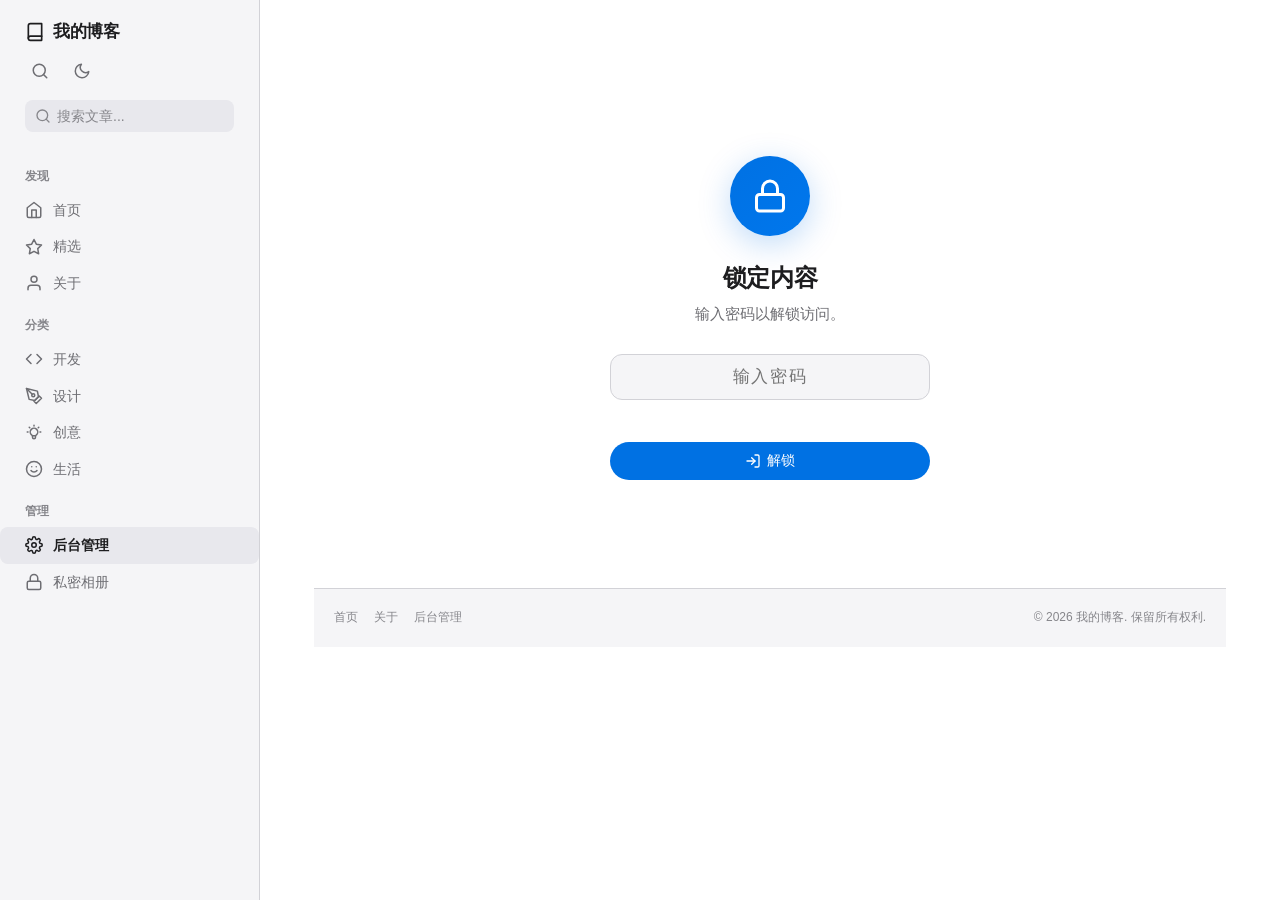
<file: admin.html>
<!DOCTYPE html>
<html dir="ltr" lang="zh-CN">
<head>
    <meta charset="utf-8">
    <meta http-equiv="X-UA-Compatible" content="IE=edge">
    <meta name="viewport" content="width=device-width,initial-scale=1">
    <meta name="description" content="博客后台管理">
    <meta name="referrer" content="strict-origin">

    <meta property="og:title" content="后台管理 — 我的博客">
    <meta property="og:description" content="博客后台管理">
    <meta property="og:type" content="website">

    <title>后台管理 — 我的博客</title>

    <link rel="icon" type="image/svg+xml" sizes="any" href="assets/icons/favicon.svg">
    <link rel="stylesheet" href="assets/style.css">
    <style>
        .admin-page {
            max-width: 960px;
            margin: 0 auto;
            padding: 32px 20px 60px;
            width: 100%;
        }

        @media (min-width: 740px) {
            .admin-page {
                padding: 48px 24px 80px;
            }
        }

        .admin-title {
            font-size: 32px;
            font-weight: 700;
            letter-spacing: -0.015em;
            line-height: 1.15;
            color: var(--color-text-primary);
            margin-bottom: 8px;
        }

        @media (min-width: 740px) {
            .admin-title {
                font-size: 40px;
            }
        }

        .admin-subtitle {
            font-size: 17px;
            color: var(--color-text-secondary);
            margin-bottom: 40px;
        }

        .admin-section {
            background-color: var(--color-card-bg);
            border-radius: var(--radius-lg);
            box-shadow: var(--shadow-card);
            padding: 24px;
            margin-bottom: 24px;
        }

        .admin-section-title {
            font-size: 20px;
            font-weight: 700;
            letter-spacing: -0.015em;
            color: var(--color-text-primary);
            margin-bottom: 20px;
            display: flex;
            align-items: center;
            gap: 8px;
        }

        .admin-section-title svg {
            width: 20px;
            height: 20px;
            color: var(--color-accent);
        }

        .admin-field {
            margin-bottom: 16px;
        }

        .admin-field:last-child {
            margin-bottom: 0;
        }

        .admin-label {
            display: block;
            font-size: 13px;
            font-weight: 600;
            color: var(--color-text-secondary);
            margin-bottom: 6px;
            text-transform: uppercase;
            letter-spacing: 0.02em;
        }

        .admin-input,
        .admin-textarea,
        .admin-select {
            width: 100%;
            padding: 10px 14px;
            border: 1px solid var(--color-border);
            border-radius: var(--radius-sm);
            background-color: var(--color-bg-secondary);
            color: var(--color-text-primary);
            font-family: var(--font-sans);
            font-size: 15px;
            outline: none;
            transition: border-color var(--transition-fast), box-shadow var(--transition-fast);
        }

        .admin-input:focus,
        .admin-textarea:focus,
        .admin-select:focus {
            border-color: var(--color-accent);
            box-shadow: 0 0 0 3px rgba(0, 113, 227, 0.15);
        }

        .admin-input::placeholder,
        .admin-textarea::placeholder {
            color: var(--color-text-tertiary);
        }

        .admin-textarea {
            resize: vertical;
            min-height: 80px;
        }

        .admin-select {
            appearance: none;
            background-image: url("data:image/svg+xml,%3Csvg xmlns='http://www.w3.org/2000/svg' width='12' height='12' viewBox='0 0 24 24' fill='none' stroke='%236e6e73' stroke-width='2' stroke-linecap='round' stroke-linejoin='round'%3E%3Cpolyline points='6 9 12 15 18 9'%3E%3C/polyline%3E%3C/svg%3E");
            background-repeat: no-repeat;
            background-position: right 12px center;
            padding-right: 36px;
            cursor: pointer;
        }

        .admin-row {
            display: grid;
            grid-template-columns: 1fr;
            gap: 16px;
        }

        @media (min-width: 740px) {
            .admin-row {
                grid-template-columns: 1fr 1fr;
            }
        }

        .admin-checkbox-row {
            display: flex;
            align-items: center;
            gap: 10px;
            padding: 8px 0;
        }

        .admin-checkbox {
            width: 18px;
            height: 18px;
            accent-color: var(--color-accent);
            cursor: pointer;
        }

        .admin-checkbox-label {
            font-size: 15px;
            color: var(--color-text-primary);
            cursor: pointer;
        }

        .admin-btn {
            display: inline-flex;
            align-items: center;
            justify-content: center;
            gap: 6px;
            padding: 10px 20px;
            border: none;
            border-radius: 100px;
            font-family: var(--font-sans);
            font-size: 14px;
            font-weight: 500;
            cursor: pointer;
            transition: background-color var(--transition-fast), transform var(--transition-fast);
            text-decoration: none;
        }

        .admin-btn:active {
            transform: scale(0.97);
        }

        .admin-btn svg {
            width: 16px;
            height: 16px;
        }

        .admin-btn-primary {
            background-color: var(--color-accent);
            color: #ffffff;
        }

        .admin-btn-primary:hover {
            background-color: var(--color-accent-hover);
            color: #ffffff;
        }

        .admin-btn-secondary {
            background-color: var(--color-tag-bg);
            color: var(--color-text-primary);
        }

        .admin-btn-secondary:hover {
            background-color: var(--color-border);
            color: var(--color-text-primary);
        }

        .admin-btn-danger {
            background-color: #ff3b30;
            color: #ffffff;
        }

        .admin-btn-danger:hover {
            background-color: #ff5147;
            color: #ffffff;
        }

        .admin-btn-sm {
            padding: 6px 14px;
            font-size: 13px;
        }

        .admin-btn-icon {
            padding: 6px;
            border-radius: var(--radius-sm);
            background: none;
            border: none;
            color: var(--color-text-secondary);
            cursor: pointer;
            display: inline-flex;
            align-items: center;
            justify-content: center;
            transition: color var(--transition-fast), background-color var(--transition-fast);
        }

        .admin-btn-icon:hover {
            color: var(--color-text-primary);
            background-color: var(--color-sidebar-hover);
        }

        .admin-btn-icon svg {
            width: 16px;
            height: 16px;
        }

        .admin-categories-list {
            display: flex;
            flex-wrap: wrap;
            gap: 8px;
            margin-bottom: 16px;
        }

        .admin-category-tag {
            display: inline-flex;
            align-items: center;
            gap: 6px;
            padding: 6px 12px;
            border-radius: 100px;
            background-color: var(--color-tag-bg);
            color: var(--color-tag-text);
            font-size: 14px;
            font-weight: 500;
        }

        .admin-category-remove {
            background: none;
            border: none;
            color: var(--color-text-tertiary);
            cursor: pointer;
            padding: 0;
            display: flex;
            align-items: center;
            transition: color var(--transition-fast);
        }

        .admin-category-remove:hover {
            color: #ff3b30;
        }

        .admin-category-remove svg {
            width: 14px;
            height: 14px;
        }

        .admin-add-row {
            display: flex;
            gap: 8px;
        }

        .admin-add-row .admin-input {
            flex: 1;
        }

        .admin-articles-table {
            width: 100%;
            border-collapse: collapse;
        }

        .admin-articles-table th {
            text-align: left;
            font-size: 12px;
            font-weight: 600;
            color: var(--color-text-tertiary);
            text-transform: uppercase;
            letter-spacing: 0.04em;
            padding: 8px 12px;
            border-bottom: 1px solid var(--color-border);
        }

        .admin-articles-table td {
            padding: 12px;
            font-size: 14px;
            color: var(--color-text-primary);
            border-bottom: 0.5px solid var(--color-border);
            vertical-align: middle;
        }

        .admin-articles-table tr:last-child td {
            border-bottom: none;
        }

        .admin-article-title-cell {
            font-weight: 500;
            max-width: 280px;
            white-space: nowrap;
            overflow: hidden;
            text-overflow: ellipsis;
        }

        .admin-article-category-cell {
            font-size: 12px;
            font-weight: 600;
            color: var(--color-accent);
            text-transform: uppercase;
            letter-spacing: 0.02em;
        }

        .admin-article-actions-cell {
            display: flex;
            gap: 4px;
            justify-content: flex-end;
        }

        .admin-featured-badge {
            display: inline-block;
            width: 8px;
            height: 8px;
            border-radius: 50%;
            background-color: #ff9500;
            margin-right: 4px;
            vertical-align: middle;
        }

        .admin-editor-overlay {
            position: fixed;
            inset: 0;
            background-color: var(--color-overlay);
            z-index: 300;
            display: none;
            align-items: flex-start;
            justify-content: center;
            padding: 24px 16px;
            overflow-y: auto;
        }

        .admin-editor-overlay.active {
            display: flex;
        }

        .admin-editor-panel {
            width: 100%;
            max-width: 1200px;
            background-color: var(--color-card-bg);
            border-radius: var(--radius-lg);
            box-shadow: var(--shadow-card-hover);
            overflow: hidden;
        }

        .admin-editor-header {
            display: flex;
            align-items: center;
            justify-content: space-between;
            padding: 16px 24px;
            border-bottom: 0.5px solid var(--color-border);
        }

        .admin-editor-header-title {
            font-size: 17px;
            font-weight: 600;
            color: var(--color-text-primary);
        }

        .admin-editor-header-actions {
            display: flex;
            gap: 8px;
        }

        .admin-editor-body {
            padding: 24px;
        }

        .admin-editor-meta {
            margin-bottom: 24px;
        }

        .admin-markdown-row {
            display: grid;
            grid-template-columns: 1fr;
            gap: 16px;
            min-height: 400px;
        }

        @media (min-width: 740px) {
            .admin-markdown-row {
                grid-template-columns: 1fr 1fr;
            }
        }

        .admin-markdown-editor,
        .admin-markdown-preview {
            display: flex;
            flex-direction: column;
        }

        .admin-markdown-editor-label,
        .admin-markdown-preview-label {
            font-size: 12px;
            font-weight: 600;
            color: var(--color-text-tertiary);
            text-transform: uppercase;
            letter-spacing: 0.04em;
            margin-bottom: 8px;
        }

        .admin-markdown-textarea {
            flex: 1;
            min-height: 380px;
            padding: 16px;
            border: 1px solid var(--color-border);
            border-radius: var(--radius-md);
            background-color: var(--color-bg-secondary);
            color: var(--color-text-primary);
            font-family: var(--font-mono);
            font-size: 14px;
            line-height: 1.6;
            resize: vertical;
            outline: none;
            transition: border-color var(--transition-fast), box-shadow var(--transition-fast);
        }

        .admin-markdown-textarea:focus {
            border-color: var(--color-accent);
            box-shadow: 0 0 0 3px rgba(0, 113, 227, 0.15);
        }

        .admin-markdown-preview-content {
            flex: 1;
            min-height: 380px;
            padding: 16px;
            border: 1px solid var(--color-border);
            border-radius: var(--radius-md);
            background-color: var(--color-bg-secondary);
            overflow-y: auto;
        }

        .admin-markdown-preview-content .article-content {
            font-size: 15px;
            line-height: 1.65;
        }

        .admin-confirm-overlay {
            position: fixed;
            inset: 0;
            background-color: var(--color-overlay);
            z-index: 400;
            display: none;
            align-items: center;
            justify-content: center;
            padding: 24px;
        }

        .admin-confirm-overlay.active {
            display: flex;
        }

        .admin-confirm-dialog {
            width: 100%;
            max-width: 360px;
            background-color: var(--color-card-bg);
            border-radius: var(--radius-lg);
            box-shadow: var(--shadow-card-hover);
            padding: 24px;
            text-align: center;
        }

        .admin-confirm-title {
            font-size: 17px;
            font-weight: 600;
            color: var(--color-text-primary);
            margin-bottom: 8px;
        }

        .admin-confirm-message {
            font-size: 14px;
            color: var(--color-text-secondary);
            margin-bottom: 20px;
            line-height: 1.5;
        }

        .admin-confirm-actions {
            display: flex;
            gap: 8px;
            justify-content: center;
        }

        .admin-toast {
            position: fixed;
            bottom: 32px;
            left: 50%;
            transform: translateX(-50%) translateY(80px);
            background-color: var(--color-text-primary);
            color: var(--color-bg);
            padding: 12px 24px;
            border-radius: 100px;
            font-size: 14px;
            font-weight: 500;
            z-index: 500;
            opacity: 0;
            transition: transform 0.3s ease, opacity 0.3s ease;
            pointer-events: none;
        }

        .admin-toast.visible {
            transform: translateX(-50%) translateY(0);
            opacity: 1;
        }

        .admin-articles-scroll {
            overflow-x: auto;
            -webkit-overflow-scrolling: touch;
        }

        .admin-empty-state {
            text-align: center;
            padding: 32px;
            color: var(--color-text-tertiary);
            font-size: 15px;
        }

        .admin-section-actions {
            display: flex;
            gap: 8px;
            margin-top: 16px;
            flex-wrap: wrap;
        }

        .admin-lock-screen {
            display: flex;
            flex-direction: column;
            align-items: center;
            justify-content: center;
            min-height: 60vh;
            text-align: center;
            padding: 40px 20px;
        }

        .admin-lock-icon {
            width: 80px;
            height: 80px;
            border-radius: 50%;
            background: linear-gradient(135deg, var(--color-accent), var(--color-accent-hover));
            display: flex;
            align-items: center;
            justify-content: center;
            margin-bottom: 24px;
            box-shadow: 0 8px 32px rgba(0, 113, 227, 0.25);
        }

        .admin-lock-icon svg {
            width: 36px;
            height: 36px;
            color: #ffffff;
        }

        .admin-lock-title {
            font-size: 24px;
            font-weight: 700;
            letter-spacing: -0.015em;
            color: var(--color-text-primary);
            margin-bottom: 8px;
        }

        .admin-lock-desc {
            font-size: 15px;
            color: var(--color-text-secondary);
            margin-bottom: 28px;
            max-width: 320px;
            line-height: 1.5;
        }

        .admin-lock-input {
            width: 100%;
            max-width: 320px;
            padding: 12px 16px;
            border: 1px solid var(--color-border);
            border-radius: var(--radius-md);
            background-color: var(--color-bg-secondary);
            color: var(--color-text-primary);
            font-family: var(--font-sans);
            font-size: 17px;
            outline: none;
            text-align: center;
            letter-spacing: 0.1em;
            transition: border-color var(--transition-fast), box-shadow var(--transition-fast);
            margin-bottom: 12px;
        }

        .admin-lock-input:focus {
            border-color: var(--color-accent);
            box-shadow: 0 0 0 3px rgba(0, 113, 227, 0.15);
        }

        .admin-lock-input.error {
            border-color: #ff3b30;
            box-shadow: 0 0 0 3px rgba(255, 59, 48, 0.15);
            animation: adminShake 0.4s ease;
        }

        @keyframes adminShake {
            0%, 100% { transform: translateX(0); }
            20% { transform: translateX(-8px); }
            40% { transform: translateX(8px); }
            60% { transform: translateX(-6px); }
            80% { transform: translateX(6px); }
        }

        .admin-lock-error {
            font-size: 13px;
            color: #ff3b30;
            min-height: 18px;
            margin-bottom: 12px;
        }

        .admin-content {
            display: none;
        }

        .admin-content.active {
            display: block;
        }
    </style>
</head>
<body>
    <div class="app-container">
        <div class="navigation-container">
            <div class="navigation-wrapper">
                <div class="nav-header">
                    <a href="index.html" class="nav-logo">
                        <svg viewBox="0 0 24 24" fill="none" stroke="currentColor" stroke-width="2" stroke-linecap="round" stroke-linejoin="round"><path d="M4 19.5A2.5 2.5 0 0 1 6.5 17H20"/><path d="M6.5 2H20v20H6.5A2.5 2.5 0 0 1 4 19.5v-15A2.5 2.5 0 0 1 6.5 2z"/></svg>
                        我的博客
                    </a>
                    <div class="nav-actions">
                        <button class="nav-search-btn" aria-label="Search">
                            <svg viewBox="0 0 24 24" fill="none" stroke="currentColor" stroke-width="2" stroke-linecap="round" stroke-linejoin="round"><circle cx="11" cy="11" r="8"/><line x1="21" y1="21" x2="16.65" y2="16.65"/></svg>
                        </button>
                        <button class="nav-theme-btn" aria-label="Toggle theme">
                            <svg viewBox="0 0 24 24" fill="none" stroke="currentColor" stroke-width="2" stroke-linecap="round" stroke-linejoin="round"><path d="M21 12.79A9 9 0 1 1 11.21 3 7 7 0 0 0 21 12.79z"/></svg>
                        </button>
                        <button class="nav-menu-btn" aria-label="Menu">
                            <svg viewBox="0 0 24 24" fill="none" stroke="currentColor" stroke-width="2" stroke-linecap="round" stroke-linejoin="round"><line x1="3" y1="12" x2="21" y2="12"/><line x1="3" y1="6" x2="21" y2="6"/><line x1="3" y1="18" x2="21" y2="18"/></svg>
                        </button>
                    </div>
                </div>

                <div class="search-container">
                    <div class="search-input-wrapper">
                        <svg viewBox="0 0 24 24" fill="none" stroke="currentColor" stroke-width="2" stroke-linecap="round" stroke-linejoin="round"><circle cx="11" cy="11" r="8"/><line x1="21" y1="21" x2="16.65" y2="16.65"/></svg>
                        <input type="text" class="search-input" placeholder="搜索文章..." aria-label="搜索文章">
                    </div>
                </div>

                <nav class="nav-links" aria-label="Main navigation">
                    <div class="nav-section-title">发现</div>
                    <a href="index.html" class="nav-link" data-nav="home">
                        <svg viewBox="0 0 24 24" fill="none" stroke="currentColor" stroke-width="2" stroke-linecap="round" stroke-linejoin="round"><path d="M3 9l9-7 9 7v11a2 2 0 0 1-2 2H5a2 2 0 0 1-2-2z"/><polyline points="9 22 9 12 15 12 15 22"/></svg>
                        首页
                    </a>
                    <a href="index.html?featured=true" class="nav-link" data-nav="featured">
                        <svg viewBox="0 0 24 24" fill="none" stroke="currentColor" stroke-width="2" stroke-linecap="round" stroke-linejoin="round"><polygon points="12 2 15.09 8.26 22 9.27 17 14.14 18.18 21.02 12 17.77 5.82 21.02 7 14.14 2 9.27 8.91 8.26 12 2"/></svg>
                        精选
                    </a>
                    <a href="about.html" class="nav-link" data-nav="about">
                        <svg viewBox="0 0 24 24" fill="none" stroke="currentColor" stroke-width="2" stroke-linecap="round" stroke-linejoin="round"><path d="M20 21v-2a4 4 0 0 0-4-4H8a4 4 0 0 0-4 4v2"/><circle cx="12" cy="7" r="4"/></svg>
                        关于
                    </a>

                    <div class="nav-section-title">分类</div>
                    <a href="index.html?tag=开发" class="nav-link" data-nav="cat-开发">
                        <svg viewBox="0 0 24 24" fill="none" stroke="currentColor" stroke-width="2" stroke-linecap="round" stroke-linejoin="round"><polyline points="16 18 22 12 16 6"/><polyline points="8 6 2 12 8 18"/></svg>
                        开发
                    </a>
                    <a href="index.html?tag=设计" class="nav-link" data-nav="cat-设计">
                        <svg viewBox="0 0 24 24" fill="none" stroke="currentColor" stroke-width="2" stroke-linecap="round" stroke-linejoin="round"><path d="M12 19l7-7 3 3-7 7-3-3z"/><path d="M18 13l-1.5-7.5L2 2l3.5 14.5L13 18l5-5z"/><path d="M2 2l7.586 7.586"/><circle cx="11" cy="11" r="2"/></svg>
                        设计
                    </a>
                    <a href="index.html?tag=创意" class="nav-link" data-nav="cat-创意">
                        <svg viewBox="0 0 24 24" fill="none" stroke="currentColor" stroke-width="2" stroke-linecap="round" stroke-linejoin="round"><path d="M9.663 17h4.673M12 3v1m6.364 1.636l-.707.707M21 12h-1M4 12H3m3.343-5.657l-.707-.707m2.828 9.9a5 5 0 117.072 0l-.548.547A3.374 3.374 0 0014 18.469V19a2 2 0 11-4 0v-.531c0-.895-.356-1.754-.988-2.386l-.548-.547z"/></svg>
                        创意
                    </a>
                    <a href="index.html?tag=生活" class="nav-link" data-nav="cat-生活">
                        <svg viewBox="0 0 24 24" fill="none" stroke="currentColor" stroke-width="2" stroke-linecap="round" stroke-linejoin="round"><circle cx="12" cy="12" r="10"/><path d="M8 14s1.5 2 4 2 4-2 4-2"/><line x1="9" y1="9" x2="9.01" y2="9"/><line x1="15" y1="9" x2="15.01" y2="9"/></svg>
                        生活
                    </a>

                    <div class="nav-section-title">管理</div>
                    <a href="admin.html" class="nav-link" data-nav="admin">
                        <svg viewBox="0 0 24 24" fill="none" stroke="currentColor" stroke-width="2" stroke-linecap="round" stroke-linejoin="round"><circle cx="12" cy="12" r="3"/><path d="M19.4 15a1.65 1.65 0 0 0 .33 1.82l.06.06a2 2 0 0 1-2.83 2.83l-.06-.06a1.65 1.65 0 0 0-1.82-.33 1.65 1.65 0 0 0-1 1.51V21a2 2 0 0 1-4 0v-.09A1.65 1.65 0 0 0 9 19.4a1.65 1.65 0 0 0-1.82.33l-.06.06a2 2 0 0 1-2.83-2.83l.06-.06A1.65 1.65 0 0 0 4.68 15a1.65 1.65 0 0 0-1.51-1H3a2 2 0 0 1 0-4h.09A1.65 1.65 0 0 0 4.6 9a1.65 1.65 0 0 0-.33-1.82l-.06-.06a2 2 0 0 1 2.83-2.83l.06.06A1.65 1.65 0 0 0 9 4.68a1.65 1.65 0 0 0 1-1.51V3a2 2 0 0 1 4 0v.09a1.65 1.65 0 0 0 1 1.51 1.65 1.65 0 0 0 1.82-.33l.06-.06a2 2 0 0 1 2.83 2.83l-.06.06A1.65 1.65 0 0 0 19.4 9a1.65 1.65 0 0 0 1.51 1H21a2 2 0 0 1 0 4h-.09a1.65 1.65 0 0 0-1.51 1z"/></svg>
                        后台管理
                    </a>
                    <a href="vault.html" class="nav-link" data-nav="vault">
                        <svg viewBox="0 0 24 24" fill="none" stroke="currentColor" stroke-width="2" stroke-linecap="round" stroke-linejoin="round"><rect x="3" y="11" width="18" height="11" rx="2" ry="2"/><path d="M7 11V7a5 5 0 0 1 10 0v4"/></svg>
                        私密相册
                    </a>
                </nav>
            </div>
        </div>

        <div class="page-container" data-page="admin">
            <div class="admin-page">
                <div id="admin-lock-screen" class="admin-lock-screen">
                    <div class="admin-lock-icon">
                        <svg viewBox="0 0 24 24" fill="none" stroke="currentColor" stroke-width="2" stroke-linecap="round" stroke-linejoin="round"><rect x="3" y="11" width="18" height="11" rx="2" ry="2"/><path d="M7 11V7a5 5 0 0 1 10 0v4"/></svg>
                    </div>
                    <div class="admin-lock-title">锁定内容</div>
                    <div class="admin-lock-desc">输入密码以解锁访问。</div>
                    <input type="password" id="admin-lock-input" class="admin-lock-input" placeholder="输入密码" autocomplete="off">
                    <div class="admin-lock-error" id="admin-lock-error"></div>
                    <button class="admin-btn admin-btn-primary" id="admin-unlock-btn" style="width:100%;max-width:320px;">
                        <svg viewBox="0 0 24 24" fill="none" stroke="currentColor" stroke-width="2" stroke-linecap="round" stroke-linejoin="round"><path d="M15 3h4a2 2 0 0 1 2 2v14a2 2 0 0 1-2 2h-4"/><polyline points="10 17 15 12 10 7"/><line x1="15" y1="12" x2="3" y2="12"/></svg>
                        解锁
                    </button>
                </div>

                <div id="admin-content" class="admin-content">
                <h1 class="admin-title">后台管理</h1>
                <p class="admin-subtitle">管理博客设置、分类和文章。</p>

                <div class="admin-section" id="github-config-section">
                    <div class="admin-section-title">
                        <svg viewBox="0 0 24 24" fill="none" stroke="currentColor" stroke-width="2" stroke-linecap="round" stroke-linejoin="round"><path d="M9 19c-5 1.5-5-2.5-7-3m14 6v-3.87a3.37 3.37 0 0 0-.94-2.61c3.14-.35 6.44-1.08 6.44-5.65 0-1.05-.38-2.02-1-2.79.14-.34.22-.71.22-1.11 0-1.39-.75-2.6-1.87-3.24 0 0-.47.15-.94.42-.47-.27-.94-.42-.94-.42C13.75 4.4 13 5.61 13 7c0 .4.08.77.22 1.11-.62.77-1 1.74-1 2.79 0 4.57 3.3 5.3 6.44 5.65a3.37 3.37 0 0 0-.94 2.61V19"/></svg>
                        GitHub 配置
                    </div>
                    <div class="admin-field">
                        <label class="admin-label" for="github-token">Personal Access Token</label>
                        <input type="password" id="github-token" class="admin-input" placeholder="ghp_xxxxxxxxxxxx">
                    </div>
                    <div class="admin-row">
                        <div class="admin-field">
                            <label class="admin-label" for="github-owner">用户名 / 组织名</label>
                            <input type="text" id="github-owner" class="admin-input" placeholder="your-username">
                        </div>
                        <div class="admin-field">
                            <label class="admin-label" for="github-repo">仓库名</label>
                            <input type="text" id="github-repo" class="admin-input" placeholder="my-blog">
                        </div>
                    </div>
                    <div class="admin-field">
                        <label class="admin-label" for="github-branch">分支</label>
                        <input type="text" id="github-branch" class="admin-input" placeholder="main" value="main">
                    </div>
                    <div class="admin-section-actions">
                        <button class="admin-btn admin-btn-secondary" id="btn-test-github">
                            <svg viewBox="0 0 24 24" fill="none" stroke="currentColor" stroke-width="2" stroke-linecap="round" stroke-linejoin="round"><polyline points="20 6 9 17 4 12"/></svg>
                            测试连接
                        </button>
                        <button class="admin-btn admin-btn-primary" id="btn-save-github">
                            <svg viewBox="0 0 24 24" fill="none" stroke="currentColor" stroke-width="2" stroke-linecap="round" stroke-linejoin="round"><path d="M19 21H5a2 2 0 0 1-2-2V5a2 2 0 0 1 2-2h11l5 5v11a2 2 0 0 1-2 2z"/><polyline points="17 21 17 13 7 13 7 21"/><polyline points="7 3 7 8 15 8"/></svg>
                            保存配置
                        </button>
                    </div>
                    <div id="github-status" style="margin-top:12px;font-size:14px;color:var(--color-text-secondary)"></div>
                </div>

                <div class="admin-section" id="site-settings-section">
                    <div class="admin-section-title">
                        <svg viewBox="0 0 24 24" fill="none" stroke="currentColor" stroke-width="2" stroke-linecap="round" stroke-linejoin="round"><circle cx="12" cy="12" r="3"/><path d="M19.4 15a1.65 1.65 0 0 0 .33 1.82l.06.06a2 2 0 0 1-2.83 2.83l-.06-.06a1.65 1.65 0 0 0-1.82-.33 1.65 1.65 0 0 0-1 1.51V21a2 2 0 0 1-4 0v-.09A1.65 1.65 0 0 0 9 19.4a1.65 1.65 0 0 0-1.82.33l-.06.06a2 2 0 0 1-2.83-2.83l.06-.06A1.65 1.65 0 0 0 4.68 15a1.65 1.65 0 0 0-1.51-1H3a2 2 0 0 1 0-4h.09A1.65 1.65 0 0 0 4.6 9a1.65 1.65 0 0 0-.33-1.82l-.06-.06a2 2 0 0 1 2.83-2.83l.06.06A1.65 1.65 0 0 0 9 4.68a1.65 1.65 0 0 0 1-1.51V3a2 2 0 0 1 4 0v.09a1.65 1.65 0 0 0 1 1.51 1.65 1.65 0 0 0 1.82-.33l.06-.06a2 2 0 0 1 2.83 2.83l-.06.06A1.65 1.65 0 0 0 19.4 9a1.65 1.65 0 0 0 1.51 1H21a2 2 0 0 1 0 4h-.09a1.65 1.65 0 0 0-1.51 1z"/></svg>
                        站点设置
                    </div>
                    <div class="admin-field">
                        <label class="admin-label" for="setting-site-name">站点名称</label>
                        <input type="text" id="setting-site-name" class="admin-input" placeholder="我的博客">
                    </div>
                    <div class="admin-field">
                        <label class="admin-label" for="setting-site-desc">站点描述</label>
                        <input type="text" id="setting-site-desc" class="admin-input" placeholder="一个个人博客...">
                    </div>
                    <div class="admin-field">
                        <label class="admin-label" for="setting-hero-article">首页大图文章</label>
                        <select id="setting-hero-article" class="admin-input" style="appearance:auto;padding:8px 12px"></select>
                    </div>
                    <div class="admin-field">
                        <label class="admin-label">大图标题颜色</label>
                        <div style="display:flex;gap:12px;align-items:center">
                            <label style="display:flex;align-items:center;gap:6px;cursor:pointer;font-size:14px;color:var(--color-text-secondary)">
                                <input type="radio" name="heroTitleColor" value="white" id="hero-color-white" style="accent-color:var(--color-accent)"> 白色
                            </label>
                            <label style="display:flex;align-items:center;gap:6px;cursor:pointer;font-size:14px;color:var(--color-text-secondary)">
                                <input type="radio" name="heroTitleColor" value="black" id="hero-color-black" style="accent-color:var(--color-accent)"> 黑色
                            </label>
                        </div>
                    </div>
                    <div class="admin-section-actions">
                        <button class="admin-btn admin-btn-primary" id="btn-save-settings">
                            <svg viewBox="0 0 24 24" fill="none" stroke="currentColor" stroke-width="2" stroke-linecap="round" stroke-linejoin="round"><path d="M19 21H5a2 2 0 0 1-2-2V5a2 2 0 0 1 2-2h11l5 5v11a2 2 0 0 1-2 2z"/><polyline points="17 21 17 13 7 13 7 21"/><polyline points="7 3 7 8 15 8"/></svg>
                            保存设置
                        </button>
                    </div>
                </div>

                <div class="admin-section" id="categories-section">
                    <div class="admin-section-title">
                        <svg viewBox="0 0 24 24" fill="none" stroke="currentColor" stroke-width="2" stroke-linecap="round" stroke-linejoin="round"><path d="M20.59 13.41l-7.17 7.17a2 2 0 0 1-2.83 0L2 12V2h10l8.59 8.59a2 2 0 0 1 0 2.82z"/><line x1="7" y1="7" x2="7.01" y2="7"/></svg>
                        分类管理
                    </div>
                    <div class="admin-categories-list" id="categories-list"></div>
                    <div class="admin-add-row">
                        <input type="text" id="new-category-input" class="admin-input" placeholder="新分类名称...">
                        <button class="admin-btn admin-btn-secondary" id="btn-add-category">
                            <svg viewBox="0 0 24 24" fill="none" stroke="currentColor" stroke-width="2" stroke-linecap="round" stroke-linejoin="round"><line x1="12" y1="5" x2="12" y2="19"/><line x1="5" y1="12" x2="19" y2="12"/></svg>
                            添加
                        </button>
                    </div>
                </div>

                <div class="admin-section" id="articles-section">
                    <div class="admin-section-title">
                        <svg viewBox="0 0 24 24" fill="none" stroke="currentColor" stroke-width="2" stroke-linecap="round" stroke-linejoin="round"><path d="M14 2H6a2 2 0 0 0-2 2v16a2 2 0 0 0 2 2h12a2 2 0 0 0 2-2V8z"/><polyline points="14 2 14 8 20 8"/><line x1="16" y1="13" x2="8" y2="13"/><line x1="16" y1="17" x2="8" y2="17"/><polyline points="10 9 9 9 8 9"/></svg>
                        文章管理
                    </div>
                    <div class="admin-articles-scroll">
                        <table class="admin-articles-table">
                            <thead>
                                <tr>
                                    <th>标题</th>
                                    <th>分类</th>
                                    <th>日期</th>
                                    <th></th>
                                </tr>
                            </thead>
                            <tbody id="articles-tbody"></tbody>
                        </table>
                    </div>
                    <div class="admin-section-actions">
                        <button class="admin-btn admin-btn-primary" id="btn-new-article">
                            <svg viewBox="0 0 24 24" fill="none" stroke="currentColor" stroke-width="2" stroke-linecap="round" stroke-linejoin="round"><line x1="12" y1="5" x2="12" y2="19"/><line x1="5" y1="12" x2="19" y2="12"/></svg>
                            新建文章
                        </button>
                        <button class="admin-btn admin-btn-secondary" id="btn-sync-github">
                            <svg viewBox="0 0 24 24" fill="none" stroke="currentColor" stroke-width="2" stroke-linecap="round" stroke-linejoin="round"><path d="M9 19c-5 1.5-5-2.5-7-3m14 6v-3.87a3.37 3.37 0 0 0-.94-2.61c3.14-.35 6.44-1.08 6.44-5.65 0-1.05-.38-2.02-1-2.79.14-.34.22-.71.22-1.11 0-1.39-.75-2.6-1.87-3.24 0 0-.47.15-.94.42-.47-.27-.94-.42-.94-.42C13.75 4.4 13 5.61 13 7c0 .4.08.77.22 1.11-.62.77-1 1.74-1 2.79 0 4.57 3.3 5.3 6.44 5.65a3.37 3.37 0 0 0-.94 2.61V19"/></svg>
                            同步到 GitHub
                        </button>
                    </div>
                </div>

                <div class="admin-section" id="image-upload-section">
                    <div class="admin-section-title">
                        <svg viewBox="0 0 24 24" fill="none" stroke="currentColor" stroke-width="2" stroke-linecap="round" stroke-linejoin="round"><rect x="3" y="3" width="18" height="18" rx="2" ry="2"/><circle cx="8.5" cy="8.5" r="1.5"/><polyline points="21 15 16 10 5 21"/></svg>
                        图片上传
                    </div>
                    <div class="admin-field">
                        <label class="admin-label">选择图片文件</label>
                        <input type="file" id="image-file-input" accept="image/*" multiple class="admin-input" style="padding:8px">
                    </div>
                    <div class="admin-field">
                        <label class="admin-label" for="image-folder">目标文件夹</label>
                        <input type="text" id="image-folder" class="admin-input" placeholder="assets/images" value="assets/images">
                    </div>
                    <div class="admin-section-actions">
                        <button class="admin-btn admin-btn-primary" id="btn-upload-images">
                            <svg viewBox="0 0 24 24" fill="none" stroke="currentColor" stroke-width="2" stroke-linecap="round" stroke-linejoin="round"><path d="M21 15v4a2 2 0 0 1-2 2H5a2 2 0 0 1-2-2v-4"/><polyline points="17 8 12 3 7 8"/><line x1="12" y1="3" x2="12" y2="15"/></svg>
                            上传到 GitHub
                        </button>
                    </div>
                    <div id="upload-status" style="margin-top:12px;font-size:14px;color:var(--color-text-secondary)"></div>
                </div>
                </div>

            <footer class="footer-container">
                <div class="footer-inner">
                    <div class="footer-links">
                        <a href="index.html">首页</a>
                        <a href="about.html">关于</a>
                        <a href="admin.html">后台管理</a>
                    </div>
                    <span>&copy; 2026 我的博客. 保留所有权利.</span>
                </div>
            </footer>
        </div>
    </div>

    <div class="search-overlay">
        <div class="search-modal">
            <div class="search-modal-input-wrapper">
                <svg viewBox="0 0 24 24" fill="none" stroke="currentColor" stroke-width="2" stroke-linecap="round" stroke-linejoin="round"><circle cx="11" cy="11" r="8"/><line x1="21" y1="21" x2="16.65" y2="16.65"/></svg>
                <input type="text" class="search-modal-input" placeholder="搜索文章..." aria-label="搜索">
                <button class="search-modal-close" aria-label="关闭搜索">
                    <svg viewBox="0 0 24 24" fill="none" stroke="currentColor" stroke-width="2" stroke-linecap="round" stroke-linejoin="round"><line x1="18" y1="6" x2="6" y2="18"/><line x1="6" y1="6" x2="18" y2="18"/></svg>
                </button>
            </div>
            <div class="search-results"></div>
        </div>
    </div>

    <div class="admin-editor-overlay" id="editor-overlay">
        <div class="admin-editor-panel">
            <div class="admin-editor-header">
                <div class="admin-editor-header-title" id="editor-title">新建文章</div>
                <div class="admin-editor-header-actions">
                    <button class="admin-btn admin-btn-secondary admin-btn-sm" id="btn-upload-md">
                        <svg viewBox="0 0 24 24" fill="none" stroke="currentColor" stroke-width="2" stroke-linecap="round" stroke-linejoin="round"><path d="M21 15v4a2 2 0 0 1-2 2H5a2 2 0 0 1-2-2v-4"/><polyline points="17 8 12 3 7 8"/><line x1="12" y1="3" x2="12" y2="15"/></svg>
                        上传 Markdown 文件
                    </button>
                    <button class="admin-btn admin-btn-primary admin-btn-sm" id="btn-save-article">
                        <svg viewBox="0 0 24 24" fill="none" stroke="currentColor" stroke-width="2" stroke-linecap="round" stroke-linejoin="round"><polyline points="20 6 9 17 4 12"/></svg>
                        保存
                    </button>
                    <button class="admin-btn-icon" id="btn-close-editor" aria-label="关闭编辑器">
                        <svg viewBox="0 0 24 24" fill="none" stroke="currentColor" stroke-width="2" stroke-linecap="round" stroke-linejoin="round"><line x1="18" y1="6" x2="6" y2="18"/><line x1="6" y1="6" x2="18" y2="18"/></svg>
                    </button>
                </div>
            </div>
            <div class="admin-editor-body">
                <div class="admin-editor-meta">
                    <div class="admin-row">
                        <div class="admin-field">
                            <label class="admin-label" for="editor-article-title">标题</label>
                            <input type="text" id="editor-article-title" class="admin-input" placeholder="文章标题...">
                        </div>
                        <div class="admin-field">
                            <label class="admin-label" for="editor-article-category">分类</label>
                            <select id="editor-article-category" class="admin-select"></select>
                        </div>
                    </div>
                    <div class="admin-field">
                        <label class="admin-label" for="editor-article-excerpt">摘要</label>
                        <input type="text" id="editor-article-excerpt" class="admin-input" placeholder="简要描述...">
                    </div>
                    <div class="admin-row">
                        <div class="admin-field">
                            <label class="admin-label" for="editor-article-tags">标签（逗号分隔）</label>
                            <input type="text" id="editor-article-tags" class="admin-input" placeholder="JavaScript, Web, CSS">
                        </div>
                        <div class="admin-field">
                            <label class="admin-label" for="editor-article-date">日期</label>
                            <input type="date" id="editor-article-date" class="admin-input">
                        </div>
                    </div>
                    <div class="admin-row">
                        <div class="admin-field">
                            <label class="admin-label" for="editor-article-readtime">阅读时间</label>
                            <input type="text" id="editor-article-readtime" class="admin-input" placeholder="5 分钟阅读">
                        </div>
                        <div class="admin-field">
                            <label class="admin-label" for="editor-article-image">图片链接</label>
                            <input type="text" id="editor-article-image" class="admin-input" placeholder="https://...">
                        </div>
                    </div>
                    <div class="admin-row">
                        <div class="admin-field">
                            <label class="admin-label" for="editor-article-heroimage">封面图片链接</label>
                            <input type="text" id="editor-article-heroimage" class="admin-input" placeholder="https://...">
                        </div>
                        <div class="admin-field">
                            <div class="admin-checkbox-row" style="margin-top:24px;">
                                <input type="checkbox" id="editor-article-featured" class="admin-checkbox">
                                <label for="editor-article-featured" class="admin-checkbox-label">精选</label>
                            </div>
                        </div>
                    </div>
                </div>

                <div class="admin-markdown-row">
                    <div class="admin-markdown-editor">
                        <div class="admin-markdown-editor-label">内容（Markdown）</div>
                        <textarea id="editor-article-content" class="admin-markdown-textarea" placeholder="用 Markdown 撰写文章..."></textarea>
                    </div>
                    <div class="admin-markdown-preview">
                        <div class="admin-markdown-preview-label">预览</div>
                        <div id="editor-preview" class="admin-markdown-preview-content">
                            <div class="article-content"></div>
                        </div>
                    </div>
                </div>
            </div>
        </div>
    </div>

    <div class="admin-confirm-overlay" id="confirm-overlay">
        <div class="admin-confirm-dialog">
            <div class="admin-confirm-title" id="confirm-title">删除文章？</div>
            <div class="admin-confirm-message" id="confirm-message">此操作无法撤销。</div>
            <div class="admin-confirm-actions">
                <button class="admin-btn admin-btn-secondary admin-btn-sm" id="btn-confirm-cancel">取消</button>
                <button class="admin-btn admin-btn-danger admin-btn-sm" id="btn-confirm-ok">删除</button>
            </div>
        </div>
    </div>

    <div class="admin-toast" id="admin-toast"></div>

    <input type="file" id="md-file-input" accept=".md" style="display:none;">

    <script src="assets/data.js"></script>
    <script src="assets/app.js"></script>
    <script src="assets/github-api.js"></script>
    <script>
    (function() {
        var editingArticleId = null;
        var confirmCallback = null;

        function $(sel) { return document.querySelector(sel); }
        function $$(sel) { return document.querySelectorAll(sel); }

        function showToast(message) {
            var toast = $('#admin-toast');
            toast.textContent = message;
            toast.classList.add('visible');
            setTimeout(function() {
                toast.classList.remove('visible');
            }, 2500);
        }

        function showConfirm(title, message, onConfirm) {
            $('#confirm-title').textContent = title;
            $('#confirm-message').textContent = message;
            confirmCallback = onConfirm;
            $('#confirm-overlay').classList.add('active');
        }

        function hideConfirm() {
            $('#confirm-overlay').classList.remove('active');
            confirmCallback = null;
        }

        function populateSettings() {
            $('#setting-site-name').value = BLOG_DATA.siteName || '';
            $('#setting-site-desc').value = BLOG_DATA.siteDescription || '';
            var select = $('#setting-hero-article');
            select.innerHTML = '<option value="">-- 不显示大图 --</option>';
            BLOG_DATA.articles.forEach(function(a) {
                var opt = document.createElement('option');
                opt.value = a.id;
                opt.textContent = a.title;
                if (a.id === BLOG_DATA.heroArticleId) opt.selected = true;
                select.appendChild(opt);
            });
            var color = BLOG_DATA.heroTitleColor || 'white';
            if (color === 'black') { $('#hero-color-black').checked = true; }
            else { $('#hero-color-white').checked = true; }
        }

        function saveSettings() {
            BLOG_DATA.siteName = $('#setting-site-name').value.trim();
            BLOG_DATA.siteDescription = $('#setting-site-desc').value.trim();
            BLOG_DATA.heroArticleId = $('#setting-hero-article').value;
            var colorRadio = document.querySelector('input[name="heroTitleColor"]:checked');
            BLOG_DATA.heroTitleColor = colorRadio ? colorRadio.value : 'white';
            window.BlogAdmin.saveOverrides();
            showToast('设置已保存');
        }

        function renderCategories() {
            var list = $('#categories-list');
            list.innerHTML = BLOG_DATA.categories.map(function(cat) {
                return '<span class="admin-category-tag">' +
                    cat +
                    '<button class="admin-category-remove" data-category="' + cat + '" aria-label="移除 ' + cat + '">' +
                    '<svg viewBox="0 0 24 24" fill="none" stroke="currentColor" stroke-width="2" stroke-linecap="round" stroke-linejoin="round"><line x1="18" y1="6" x2="6" y2="18"/><line x1="6" y1="6" x2="18" y2="18"/></svg>' +
                    '</button></span>';
            }).join('');
        }

        function addCategory() {
            var input = $('#new-category-input');
            var name = input.value.trim();
            if (!name) return;
            if (BLOG_DATA.categories.indexOf(name) !== -1) {
                showToast('分类已存在');
                return;
            }
            BLOG_DATA.categories.push(name);
            window.BlogAdmin.saveOverrides();
            renderCategories();
            input.value = '';
            showToast('分类已添加');
        }

        function removeCategory(name) {
            BLOG_DATA.categories = BLOG_DATA.categories.filter(function(c) { return c !== name; });
            window.BlogAdmin.saveOverrides();
            renderCategories();
            showToast('分类已删除');
        }

        function renderArticles() {
            var tbody = $('#articles-tbody');
            if (BLOG_DATA.articles.length === 0) {
                tbody.innerHTML = '<tr><td colspan="4" class="admin-empty-state">暂无文章。创建你的第一篇文章！</td></tr>';
                return;
            }
            tbody.innerHTML = BLOG_DATA.articles.map(function(a) {
                return '<tr>' +
                    '<td class="admin-article-title-cell">' +
                    (a.featured ? '<span class="admin-featured-badge"></span>' : '') +
                    a.title +
                    '</td>' +
                    '<td class="admin-article-category-cell">' + a.category + '</td>' +
                    '<td>' + a.date + '</td>' +
                    '<td class="admin-article-actions-cell">' +
                    '<button class="admin-btn-icon btn-edit-article" data-id="' + a.id + '" aria-label="编辑">' +
                    '<svg viewBox="0 0 24 24" fill="none" stroke="currentColor" stroke-width="2" stroke-linecap="round" stroke-linejoin="round"><path d="M11 4H4a2 2 0 0 0-2 2v14a2 2 0 0 0 2 2h14a2 2 0 0 0 2-2v-7"/><path d="M18.5 2.5a2.121 2.121 0 0 1 3 3L12 15l-4 1 1-4 9.5-9.5z"/></svg>' +
                    '</button>' +
                    '<button class="admin-btn-icon btn-delete-article" data-id="' + a.id + '" aria-label="删除">' +
                    '<svg viewBox="0 0 24 24" fill="none" stroke="currentColor" stroke-width="2" stroke-linecap="round" stroke-linejoin="round"><polyline points="3 6 5 6 21 6"/><path d="M19 6v14a2 2 0 0 1-2 2H7a2 2 0 0 1-2-2V6m3 0V4a2 2 0 0 1 2-2h4a2 2 0 0 1 2 2v2"/></svg>' +
                    '</button>' +
                    '</td></tr>';
            }).join('');
        }

        function populateCategoryDropdown() {
            var select = $('#editor-article-category');
            select.innerHTML = BLOG_DATA.categories.map(function(cat) {
                return '<option value="' + cat + '">' + cat + '</option>';
            }).join('');
        }

        function openEditor(articleId) {
            editingArticleId = articleId || null;
            populateCategoryDropdown();

            if (articleId) {
                var article = window.BlogAdmin.getArticleById(articleId);
                if (!article) return;
                $('#editor-title').textContent = '编辑文章';
                $('#editor-article-title').value = article.title || '';
                $('#editor-article-excerpt').value = article.excerpt || '';
                $('#editor-article-category').value = article.category || '';
                $('#editor-article-tags').value = (article.tags || []).join(', ');
                $('#editor-article-date').value = article.date || '';
                $('#editor-article-readtime').value = article.readTime || '';
                $('#editor-article-image').value = article.image || '';
                $('#editor-article-heroimage').value = article.heroImage || '';
                $('#editor-article-featured').checked = !!article.featured;
                $('#editor-article-content').value = article.contentMd || '';
                updatePreview();
            } else {
                $('#editor-title').textContent = '新建文章';
                $('#editor-article-title').value = '';
                $('#editor-article-excerpt').value = '';
                $('#editor-article-category').selectedIndex = 0;
                $('#editor-article-tags').value = '';
                $('#editor-article-date').value = new Date().toISOString().split('T')[0];
                $('#editor-article-readtime').value = '';
                $('#editor-article-image').value = '';
                $('#editor-article-heroimage').value = '';
                $('#editor-article-featured').checked = false;
                $('#editor-article-content').value = '';
                updatePreview();
            }

            $('#editor-overlay').classList.add('active');
            document.body.style.overflow = 'hidden';
        }

        function closeEditor() {
            $('#editor-overlay').classList.remove('active');
            document.body.style.overflow = '';
            editingArticleId = null;
        }

        function updatePreview() {
            var md = $('#editor-article-content').value;
            var html = window.BlogAdmin.renderMarkdown(md);
            var previewEl = $('#editor-preview .article-content');
            if (previewEl) previewEl.innerHTML = html;
        }

        function generateId(title) {
            var base = title.toLowerCase()
                .replace(/[^a-z0-9\s-]/g, '')
                .replace(/\s+/g, '-')
                .replace(/-+/g, '-')
                .substring(0, 60);
            if (!base) base = 'article';
            var existing = BLOG_DATA.articles.map(function(a) { return a.id; });
            var id = base;
            var counter = 1;
            while (existing.indexOf(id) !== -1) {
                id = base + '-' + counter;
                counter++;
            }
            return id;
        }

        function saveArticle() {
            var title = $('#editor-article-title').value.trim();
            if (!title) {
                showToast('标题不能为空');
                return;
            }

            var category = $('#editor-article-category').value;
            var tagsRaw = $('#editor-article-tags').value;
            var tags = tagsRaw.split(',').map(function(t) { return t.trim(); }).filter(function(t) { return t; });
            var articleData = {
                id: editingArticleId || generateId(title),
                title: title,
                excerpt: $('#editor-article-excerpt').value.trim(),
                category: category,
                tags: tags,
                date: $('#editor-article-date').value,
                readTime: $('#editor-article-readtime').value.trim(),
                image: $('#editor-article-image').value.trim(),
                heroImage: $('#editor-article-heroimage').value.trim(),
                featured: $('#editor-article-featured').checked,
                contentMd: $('#editor-article-content').value
            };

            if (editingArticleId) {
                var idx = BLOG_DATA.articles.findIndex(function(a) { return a.id === editingArticleId; });
                if (idx !== -1) {
                    BLOG_DATA.articles[idx] = articleData;
                }
            } else {
                BLOG_DATA.articles.unshift(articleData);
            }

            window.BlogAdmin.saveOverrides();
            renderArticles();
            closeEditor();
            showToast(editingArticleId ? '文章已保存' : '文章已保存');
        }

        function deleteArticle(id) {
            var article = window.BlogAdmin.getArticleById(id);
            if (!article) return;
            showConfirm(
                '删除文章？',
                '确定要删除"' + article.title + '"吗？此操作无法撤销。',
                function() {
                    BLOG_DATA.articles = BLOG_DATA.articles.filter(function(a) { return a.id !== id; });
                    window.BlogAdmin.saveOverrides();
                    renderArticles();
                    showToast('文章已删除');
                }
            );
        }

        function initFileUpload() {
            var fileInput = $('#md-file-input');
            $('#btn-upload-md').addEventListener('click', function() {
                fileInput.click();
            });
            fileInput.addEventListener('change', function(e) {
                var file = e.target.files[0];
                if (!file) return;
                var reader = new FileReader();
                reader.onload = function(ev) {
                    var content = ev.target.result;
                    $('#editor-article-content').value = content;
                    updatePreview();
                    if (!editingArticleId) {
                        var name = file.name.replace(/\.md$/i, '');
                        if (!$('#editor-article-title').value.trim()) {
                            $('#editor-article-title').value = name.replace(/[-_]/g, ' ').replace(/\b\w/g, function(c) { return c.toUpperCase(); });
                        }
                    }
                    showToast('Markdown 文件已加载');
                };
                reader.readAsText(file);
                fileInput.value = '';
            });
        }

        var ADMIN_PASSWORD_KEY = 'admin-pwd-hash';
        var ADMIN_SESSION_KEY = 'admin-session';
        var SECRET_PASSWORD = 'MjAwMjEyMjA=';

        function getSecretPassword() {
            return atob(SECRET_PASSWORD);
        }

        function simpleHash(str) {
            var hash = 5381;
            for (var i = 0; i < str.length; i++) {
                hash = ((hash << 5) + hash) + str.charCodeAt(i);
                hash = hash & hash;
            }
            return hash.toString(16);
        }

        function isAdminUnlocked() {
            return sessionStorage.getItem(ADMIN_SESSION_KEY) === 'unlocked';
        }

        function unlockAdmin() {
            sessionStorage.setItem(ADMIN_SESSION_KEY, 'unlocked');
        }

        function showLockScreen() {
            $('#admin-lock-screen').style.display = 'flex';
            $('#admin-content').classList.remove('active');
            $('#admin-lock-input').value = '';
            $('#admin-lock-error').textContent = '';
            $('#admin-lock-input').classList.remove('error');
        }

        function showAdminContent() {
            $('#admin-lock-screen').style.display = 'none';
            $('#admin-content').classList.add('active');
        }

        function handleUnlock() {
            var input = $('#admin-lock-input');
            var error = $('#admin-lock-error');
            var password = input.value;
            
            if (!password) {
                error.textContent = '请输入密码';
                input.classList.add('error');
                return;
            }
            
            var secret = getSecretPassword();
            if (password === secret) {
                unlockAdmin();
                showAdminContent();
                initAdminContent();
                showToast('已解锁');
            } else {
                error.textContent = '密码错误';
                input.classList.add('error');
                input.value = '';
            }
        }

        function init() {
            if (isAdminUnlocked()) {
                showAdminContent();
                initAdminContent();
            } else {
                showLockScreen();
            }

            $('#admin-unlock-btn').addEventListener('click', function(e) {
                e.preventDefault();
                handleUnlock();
            });

            $('#admin-lock-input').addEventListener('keydown', function(e) {
                if (e.key === 'Enter') {
                    e.preventDefault();
                    handleUnlock();
                }
            });

            $('#admin-lock-input').addEventListener('input', function() {
                this.classList.remove('error');
                $('#admin-lock-error').textContent = '';
            });
        }

        function initAdminContent() {
            populateSettings();
            renderCategories();
            renderArticles();
            initGitHubConfig();

            $('#btn-save-settings').addEventListener('click', saveSettings);

            $('#btn-add-category').addEventListener('click', addCategory);
            $('#new-category-input').addEventListener('keydown', function(e) {
                if (e.key === 'Enter') addCategory();
            });

            $('#categories-list').addEventListener('click', function(e) {
                var btn = e.target.closest('.admin-category-remove');
                if (btn) removeCategory(btn.dataset.category);
            });

            $('#btn-new-article').addEventListener('click', function() {
                openEditor(null);
            });

            $('#articles-tbody').addEventListener('click', function(e) {
                var editBtn = e.target.closest('.btn-edit-article');
                if (editBtn) {
                    openEditor(editBtn.dataset.id);
                    return;
                }
                var deleteBtn = e.target.closest('.btn-delete-article');
                if (deleteBtn) {
                    deleteArticle(deleteBtn.dataset.id);
                }
            });

            $('#btn-close-editor').addEventListener('click', closeEditor);
            $('#btn-save-article').addEventListener('click', saveArticle);

            $('#editor-overlay').addEventListener('click', function(e) {
                if (e.target === this) closeEditor();
            });

            $('#editor-article-content').addEventListener('input', updatePreview);

            $('#btn-confirm-cancel').addEventListener('click', hideConfirm);
            $('#btn-confirm-ok').addEventListener('click', function() {
                if (confirmCallback) confirmCallback();
                hideConfirm();
            });

            $('#confirm-overlay').addEventListener('click', function(e) {
                if (e.target === this) hideConfirm();
            });

            document.addEventListener('keydown', function(e) {
                if (e.key === 'Escape') {
                    if ($('#confirm-overlay').classList.contains('active')) {
                        hideConfirm();
                    } else if ($('#editor-overlay').classList.contains('active')) {
                        closeEditor();
                    }
                }
            });

            initFileUpload();
        }

        function initGitHubConfig() {
            if (GitHubAPI.loadConfig()) {
                $('#github-token').value = GitHubAPI.token || '';
                $('#github-owner').value = GitHubAPI.owner || '';
                $('#github-repo').value = GitHubAPI.repo || '';
                $('#github-branch').value = GitHubAPI.branch || 'main';
                updateGitHubStatus('已加载保存的配置', 'success');
            }

            $('#btn-save-github').addEventListener('click', function() {
                var token = $('#github-token').value.trim();
                var owner = $('#github-owner').value.trim();
                var repo = $('#github-repo').value.trim();
                var branch = $('#github-branch').value.trim() || 'main';
                
                if (!token || !owner || !repo) {
                    showToast('请填写完整的 GitHub 配置');
                    return;
                }
                
                GitHubAPI.init(token, owner, repo, branch);
                GitHubAPI.saveConfig();
                showToast('GitHub 配置已保存');
            });

            $('#btn-test-github').addEventListener('click', function() {
                if (!GitHubAPI.isConfigured()) {
                    showToast('请先保存 GitHub 配置');
                    return;
                }
                
                updateGitHubStatus('正在测试连接...', 'loading');
                
                GitHubAPI.getRepoInfo()
                    .then(function(repo) {
                        updateGitHubStatus('连接成功！仓库: ' + repo.full_name + ' (' + (repo.private ? '私有' : '公开') + ')', 'success');
                    })
                    .catch(function(err) {
                        updateGitHubStatus('连接失败: ' + err.message, 'error');
                    });
            });

            $('#btn-sync-github').addEventListener('click', syncToGitHub);
            $('#btn-upload-images').addEventListener('click', uploadImagesToGitHub);
        }

        function updateGitHubStatus(message, type) {
            var status = $('#github-status');
            status.textContent = message;
            status.style.color = type === 'success' ? 'var(--color-accent)' : 
                                 type === 'error' ? '#ff3b30' : 
                                 'var(--color-text-secondary)';
        }

        function updateUploadStatus(message, type) {
            var status = $('#upload-status');
            status.textContent = message;
            status.style.color = type === 'success' ? 'var(--color-accent)' : 
                                 type === 'error' ? '#ff3b30' : 
                                 'var(--color-text-secondary)';
        }

        function syncToGitHub() {
            if (!GitHubAPI.isConfigured()) {
                showToast('请先配置并保存 GitHub 信息');
                return;
            }

            var btn = $('#btn-sync-github');
            btn.disabled = true;
            btn.innerHTML = '<svg viewBox="0 0 24 24" fill="none" stroke="currentColor" stroke-width="2" stroke-linecap="round" stroke-linejoin="round" style="animation:spin 1s linear infinite"><circle cx="12" cy="12" r="10"/><path d="M12 6v6l4 2"/></svg> 同步中...';

            var dataJsContent = generateDataJsContent();
            
            GitHubAPI.getFile('assets/data.js')
                .then(function(file) {
                    return GitHubAPI.createOrUpdateFile('assets/data.js', dataJsContent, '更新博客数据', file.sha);
                })
                .then(function() {
                    showToast('同步成功！GitHub Pages 将在 1-2 分钟后更新');
                    btn.disabled = false;
                    btn.innerHTML = '<svg viewBox="0 0 24 24" fill="none" stroke="currentColor" stroke-width="2" stroke-linecap="round" stroke-linejoin="round"><path d="M9 19c-5 1.5-5-2.5-7-3m14 6v-3.87a3.37 3.37 0 0 0-.94-2.61c3.14-.35 6.44-1.08 6.44-5.65 0-1.05-.38-2.02-1-2.79.14-.34.22-.71.22-1.11 0-1.39-.75-2.6-1.87-3.24 0 0-.47.15-.94.42-.47-.27-.94-.42-.94-.42C13.75 4.4 13 5.61 13 7c0 .4.08.77.22 1.11-.62.77-1 1.74-1 2.79 0 4.57 3.3 5.3 6.44 5.65a3.37 3.37 0 0 0-.94 2.61V19"/></svg> 同步到 GitHub';
                })
                .catch(function(err) {
                    showToast('同步失败: ' + err.message);
                    btn.disabled = false;
                    btn.innerHTML = '<svg viewBox="0 0 24 24" fill="none" stroke="currentColor" stroke-width="2" stroke-linecap="round" stroke-linejoin="round"><path d="M9 19c-5 1.5-5-2.5-7-3m14 6v-3.87a3.37 3.37 0 0 0-.94-2.61c3.14-.35 6.44-1.08 6.44-5.65 0-1.05-.38-2.02-1-2.79.14-.34.22-.71.22-1.11 0-1.39-.75-2.6-1.87-3.24 0 0-.47.15-.94.42-.47-.27-.94-.42-.94-.42C13.75 4.4 13 5.61 13 7c0 .4.08.77.22 1.11-.62.77-1 1.74-1 2.79 0 4.57 3.3 5.3 6.44 5.65a3.37 3.37 0 0 0-.94 2.61V19"/></svg> 同步到 GitHub';
                });
        }

        function generateDataJsContent() {
            var overrides = {
                siteName: BLOG_DATA.siteName,
                siteDescription: BLOG_DATA.siteDescription,
                categories: BLOG_DATA.categories,
                articles: BLOG_DATA.articles,
                heroArticleId: BLOG_DATA.heroArticleId,
                heroTitleColor: BLOG_DATA.heroTitleColor
            };
            
            return '// 博客数据覆盖配置 - 由后台管理自动生成\n' +
                   '// 此文件会在后台管理中"同步到 GitHub"时更新\n\n' +
                   'var BLOG_OVERRIDES = ' + JSON.stringify(overrides, null, 2) + ';\n';
        }

        function uploadImagesToGitHub() {
            if (!GitHubAPI.isConfigured()) {
                showToast('请先配置并保存 GitHub 信息');
                return;
            }

            var fileInput = $('#image-file-input');
            var files = fileInput.files;
            if (!files || files.length === 0) {
                showToast('请选择要上传的图片');
                return;
            }

            var folder = $('#image-folder').value.trim() || 'assets/images';
            var btn = $('#btn-upload-images');
            btn.disabled = true;
            
            var uploadedUrls = [];
            var total = files.length;
            var completed = 0;

            updateUploadStatus('准备上传 ' + total + ' 张图片...', 'loading');

            Array.from(files).reduce(function(promise, file) {
                return promise.then(function() {
                    return fileToBase64(file).then(function(base64) {
                        var timestamp = Date.now();
                        var ext = file.name.split('.').pop() || 'jpg';
                        var filename = 'img-' + timestamp + '-' + Math.random().toString(36).substr(2, 6) + '.' + ext;
                        
                        return GitHubAPI.uploadImage(filename, base64, folder).then(function(result) {
                            completed++;
                            var url = GitHubAPI.getImageUrl(folder + '/' + filename);
                            uploadedUrls.push(url);
                            updateUploadStatus('已上传 ' + completed + '/' + total + ': ' + filename, 'loading');
                        });
                    });
                });
            }, Promise.resolve())
                .then(function() {
                    updateUploadStatus('上传完成！共 ' + uploadedUrls.length + ' 张图片', 'success');
                    showToast('图片上传成功！');
                    
                    var urlList = uploadedUrls.join('\n');
                    if (uploadedUrls.length === 1) {
                        $('#editor-article-image').value = uploadedUrls[0];
                    }
                    
                    btn.disabled = false;
                    fileInput.value = '';
                    
                    console.log('上传的图片 URL:\n' + urlList);
                })
                .catch(function(err) {
                    updateUploadStatus('上传失败: ' + err.message, 'error');
                    btn.disabled = false;
                });
        }

        if (document.readyState === 'loading') {
            document.addEventListener('DOMContentLoaded', init);
        } else {
            init();
        }
    })();
    </script>
</body>
</html>
</file>
<file: assets/style.css>
:root {
    --color-bg: #ffffff;
    --color-bg-secondary: #f5f5f7;
    --color-bg-tertiary: #fbfbfd;
    --color-text-primary: #1d1d1f;
    --color-text-secondary: #6e6e73;
    --color-text-tertiary: #86868b;
    --color-accent: #0071e3;
    --color-accent-hover: #0077ed;
    --color-border: #d2d2d7;
    --color-card-bg: #ffffff;
    --color-sidebar-bg: #f5f5f7;
    --color-sidebar-hover: #e8e8ed;
    --color-nav-bg: rgba(251, 251, 253, 0.8);
    --color-overlay: rgba(0, 0, 0, 0.4);
    --color-footer-bg: #f5f5f7;
    --color-tag-bg: #e8e8ed;
    --color-tag-text: #1d1d1f;
    --color-hero-gradient: linear-gradient(180deg, rgba(0,0,0,0) 0%, rgba(0,0,0,0.6) 100%);
    --color-code-bg: #f5f5f7;
    --color-blockquote-border: #0071e3;
    --shadow-card: 0 2px 12px rgba(0, 0, 0, 0.08);
    --shadow-card-hover: 0 4px 24px rgba(0, 0, 0, 0.12);
    --shadow-nav: 0 1px 0 rgba(0, 0, 0, 0.08);
    --radius-sm: 8px;
    --radius-md: 12px;
    --radius-lg: 16px;
    --radius-xl: 20px;
    --sidebar-width: 260px;
    --sidebar-width-large: 280px;
    --nav-height: 44px;
    --max-content-width: 980px;
    --font-sans: -apple-system, BlinkMacSystemFont, 'SF Pro Display', 'SF Pro Text', 'Helvetica Neue', Helvetica, Arial, sans-serif;
    --font-mono: 'SF Mono', SFMono-Regular, ui-monospace, Menlo, Monaco, Consolas, monospace;
    --transition-fast: 200ms ease;
    --transition-normal: 300ms ease;
}

@media (prefers-color-scheme: dark) {
    :root {
        --color-bg: #000000;
        --color-bg-secondary: #1c1c1e;
        --color-bg-tertiary: #0a0a0a;
        --color-text-primary: #f5f5f7;
        --color-text-secondary: #a1a1a6;
        --color-text-tertiary: #6e6e73;
        --color-accent: #2997ff;
        --color-accent-hover: #4db2ff;
        --color-border: #424245;
        --color-card-bg: #1c1c1e;
        --color-sidebar-bg: #1c1c1e;
        --color-sidebar-hover: #2c2c2e;
        --color-nav-bg: rgba(28, 28, 30, 0.8);
        --color-overlay: rgba(0, 0, 0, 0.6);
        --color-footer-bg: #1c1c1e;
        --color-tag-bg: #2c2c2e;
        --color-tag-text: #f5f5f7;
        --color-hero-gradient: linear-gradient(180deg, rgba(0,0,0,0) 0%, rgba(0,0,0,0.8) 100%);
        --color-code-bg: #1c1c1e;
        --color-blockquote-border: #2997ff;
        --shadow-card: 0 2px 12px rgba(0, 0, 0, 0.3);
        --shadow-card-hover: 0 4px 24px rgba(0, 0, 0, 0.4);
        --shadow-nav: 0 1px 0 rgba(255, 255, 255, 0.08);
    }
}

[data-theme="dark"] {
    --color-bg: #000000;
    --color-bg-secondary: #1c1c1e;
    --color-bg-tertiary: #0a0a0a;
    --color-text-primary: #f5f5f7;
    --color-text-secondary: #a1a1a6;
    --color-text-tertiary: #6e6e73;
    --color-accent: #2997ff;
    --color-accent-hover: #4db2ff;
    --color-border: #424245;
    --color-card-bg: #1c1c1e;
    --color-sidebar-bg: #1c1c1e;
    --color-sidebar-hover: #2c2c2e;
    --color-nav-bg: rgba(28, 28, 30, 0.8);
    --color-overlay: rgba(0, 0, 0, 0.6);
    --color-footer-bg: #1c1c1e;
    --color-tag-bg: #2c2c2e;
    --color-tag-text: #f5f5f7;
    --color-hero-gradient: linear-gradient(180deg, rgba(0,0,0,0) 0%, rgba(0,0,0,0.8) 100%);
    --color-code-bg: #1c1c1e;
    --color-blockquote-border: #2997ff;
    --shadow-card: 0 2px 12px rgba(0, 0, 0, 0.3);
    --shadow-card-hover: 0 4px 24px rgba(0, 0, 0, 0.4);
    --shadow-nav: 0 1px 0 rgba(255, 255, 255, 0.08);
}

[data-theme="light"] {
    --color-bg: #ffffff;
    --color-bg-secondary: #f5f5f7;
    --color-bg-tertiary: #fbfbfd;
    --color-text-primary: #1d1d1f;
    --color-text-secondary: #6e6e73;
    --color-text-tertiary: #86868b;
    --color-accent: #0071e3;
    --color-accent-hover: #0077ed;
    --color-border: #d2d2d7;
    --color-card-bg: #ffffff;
    --color-sidebar-bg: #f5f5f7;
    --color-sidebar-hover: #e8e8ed;
    --color-nav-bg: rgba(251, 251, 253, 0.8);
    --color-overlay: rgba(0, 0, 0, 0.4);
    --color-footer-bg: #f5f5f7;
    --color-tag-bg: #e8e8ed;
    --color-tag-text: #1d1d1f;
    --color-hero-gradient: linear-gradient(180deg, rgba(0,0,0,0) 0%, rgba(0,0,0,0.6) 100%);
    --color-code-bg: #f5f5f7;
    --color-blockquote-border: #0071e3;
    --shadow-card: 0 2px 12px rgba(0, 0, 0, 0.08);
    --shadow-card-hover: 0 4px 24px rgba(0, 0, 0, 0.12);
    --shadow-nav: 0 1px 0 rgba(0, 0, 0, 0.08);
}

*, *::before, *::after {
    margin: 0;
    padding: 0;
    box-sizing: border-box;
}

html {
    font-size: 17px;
    -webkit-font-smoothing: antialiased;
    -moz-osx-font-smoothing: grayscale;
    scroll-behavior: smooth;
}

body {
    font-family: var(--font-sans);
    background-color: var(--color-bg);
    color: var(--color-text-primary);
    line-height: 1.47059;
    min-height: 100vh;
    min-height: 100dvh;
    transition: background-color var(--transition-normal), color var(--transition-normal);
}

a {
    color: var(--color-accent);
    text-decoration: none;
    transition: color var(--transition-fast);
}

a:hover {
    color: var(--color-accent-hover);
}

img {
    max-width: 100%;
    height: auto;
    display: block;
}

.app-container {
    min-height: 100vh;
    min-height: 100dvh;
    display: grid;
    grid-template-areas:
        'structure-header'
        'structure-main-section';
    grid-template-columns: minmax(0, 1fr);
    grid-gap: 0;
    grid-template-rows: 44px auto;
}

@media (min-width: 1000px) {
    .app-container {
        grid-template-areas:
            'structure-header structure-main-section';
        grid-template-rows: auto;
        grid-template-columns: var(--sidebar-width) minmax(0, 1fr);
    }
}

@media (min-width: 1320px) {
    .app-container {
        grid-template-columns: var(--sidebar-width-large) minmax(0, 1fr);
    }
}

.navigation-container {
    grid-area: structure-header;
}

@media (min-width: 1000px) {
    .navigation-container {
        height: 100vh;
        position: sticky;
        top: 0;
        overflow-y: auto;
    }
}

.page-container {
    grid-area: structure-main-section;
    min-height: calc(100vh - 44px);
    display: flex;
    flex-direction: column;
}

.navigation-wrapper {
    background-color: var(--color-sidebar-bg);
    backdrop-filter: saturate(180%) blur(20px);
    -webkit-backdrop-filter: saturate(180%) blur(20px);
}

@media (max-width: 999px) {
    .navigation-wrapper {
        position: sticky;
        top: 0;
        z-index: 100;
        box-shadow: var(--shadow-nav);
    }
}

@media (min-width: 1000px) {
    .navigation-wrapper {
        height: 100vh;
        position: sticky;
        top: 0;
        border-right: 0.5px solid var(--color-border);
    }
}

.nav-header {
    display: flex;
    align-items: center;
    justify-content: space-between;
    height: var(--nav-height);
    padding: 0 16px;
}

@media (min-width: 1000px) {
    .nav-header {
        padding: 19px 25px 14px;
        height: auto;
        flex-direction: column;
        align-items: flex-start;
    }
}

.nav-logo {
    display: flex;
    align-items: center;
    gap: 8px;
    color: var(--color-text-primary);
    font-size: 17px;
    font-weight: 600;
    letter-spacing: -0.022em;
    cursor: pointer;
    text-decoration: none;
}

.nav-logo svg {
    width: 20px;
    height: 20px;
}

.nav-logo:hover {
    color: var(--color-text-primary);
}

.nav-actions {
    display: flex;
    align-items: center;
    gap: 12px;
}

@media (min-width: 1000px) {
    .nav-actions {
        width: 100%;
        margin-top: 12px;
    }
}

.nav-search-btn,
.nav-theme-btn,
.nav-menu-btn {
    background: none;
    border: none;
    cursor: pointer;
    color: var(--color-text-secondary);
    padding: 6px;
    border-radius: var(--radius-sm);
    display: flex;
    align-items: center;
    justify-content: center;
    transition: color var(--transition-fast), background-color var(--transition-fast);
}

.nav-search-btn:hover,
.nav-theme-btn:hover,
.nav-menu-btn:hover {
    color: var(--color-text-primary);
    background-color: var(--color-sidebar-hover);
}

.nav-search-btn svg,
.nav-theme-btn svg,
.nav-menu-btn svg {
    width: 18px;
    height: 18px;
}

.nav-menu-btn {
    display: flex;
}

@media (min-width: 1000px) {
    .nav-menu-btn {
        display: none;
    }
}

.search-container {
    display: none;
    padding: 0 16px 12px;
}

@media (min-width: 1000px) {
    .search-container {
        display: block;
        padding: 0 25px 12px;
    }
}

.search-container.active {
    display: block;
}

.search-input-wrapper {
    position: relative;
    display: flex;
    align-items: center;
}

.search-input-wrapper svg {
    position: absolute;
    left: 10px;
    width: 16px;
    height: 16px;
    color: var(--color-text-tertiary);
    pointer-events: none;
}

.search-input {
    width: 100%;
    padding: 8px 12px 8px 32px;
    border: none;
    border-radius: var(--radius-sm);
    background-color: var(--color-sidebar-hover);
    color: var(--color-text-primary);
    font-family: var(--font-sans);
    font-size: 14px;
    outline: none;
    transition: background-color var(--transition-fast);
}

.search-input::placeholder {
    color: var(--color-text-tertiary);
}

.search-input:focus {
    background-color: var(--color-border);
}

.nav-links {
    display: none;
    flex-direction: column;
    padding: 8px 0;
}

@media (min-width: 1000px) {
    .nav-links {
        display: flex;
    }
}

.nav-links.active {
    display: flex;
}

@media (max-width: 999px) {
    .nav-links.active {
        position: absolute;
        top: var(--nav-height);
        left: 0;
        right: 0;
        background-color: var(--color-sidebar-bg);
        backdrop-filter: saturate(180%) blur(20px);
        -webkit-backdrop-filter: saturate(180%) blur(20px);
        box-shadow: 0 4px 12px rgba(0, 0, 0, 0.1);
        z-index: 99;
        padding: 8px 16px;
    }
}

.nav-link {
    display: flex;
    align-items: center;
    gap: 10px;
    padding: 8px 16px;
    border-radius: var(--radius-sm);
    color: var(--color-text-secondary);
    font-size: 14px;
    font-weight: 400;
    text-decoration: none;
    transition: color var(--transition-fast), background-color var(--transition-fast);
}

@media (min-width: 1000px) {
    .nav-link {
        padding: 8px 25px;
    }
}

.nav-link:hover {
    color: var(--color-text-primary);
    background-color: var(--color-sidebar-hover);
    text-decoration: none;
}

.nav-link.active {
    color: var(--color-text-primary);
    font-weight: 600;
    background-color: var(--color-sidebar-hover);
}

.nav-link svg {
    width: 18px;
    height: 18px;
    flex-shrink: 0;
}

.nav-section-title {
    font-size: 12px;
    font-weight: 600;
    color: var(--color-text-tertiary);
    text-transform: uppercase;
    letter-spacing: 0.04em;
    padding: 16px 16px 6px;
}

@media (min-width: 1000px) {
    .nav-section-title {
        padding: 16px 25px 6px;
    }
}

.hero-section {
    position: relative;
    width: 100%;
    max-width: var(--max-content-width);
    margin: 0 auto;
    padding: 0;
}

.hero-card {
    position: relative;
    border-radius: var(--radius-lg);
    overflow: hidden;
    margin: 20px;
    cursor: pointer;
    box-shadow: var(--shadow-card);
    transition: transform var(--transition-normal), box-shadow var(--transition-normal);
}

@media (min-width: 740px) {
    .hero-card {
        margin: 24px;
    }
}

.hero-card:hover {
    transform: scale(1.005);
    box-shadow: var(--shadow-card-hover);
}

.hero-card-image {
    width: 100%;
    aspect-ratio: 16 / 9;
    object-fit: cover;
    display: block;
}

.hero-card-overlay {
    position: absolute;
    bottom: 0;
    left: 0;
    right: 0;
    padding: 24px 28px;
    background: var(--color-hero-gradient);
}

.hero-card-title {
    font-size: 28px;
    font-weight: 700;
    letter-spacing: -0.015em;
    line-height: 1.15;
    margin-bottom: 0;
    white-space: nowrap;
    overflow: hidden;
    text-overflow: ellipsis;
}

@media (min-width: 740px) {
    .hero-card-title {
        font-size: 36px;
    }
}

.content-section {
    max-width: var(--max-content-width);
    margin: 0 auto;
    padding: 0 20px 40px;
    width: 100%;
}

@media (min-width: 740px) {
    .content-section {
        padding: 0 24px 48px;
    }
}

.section-header {
    display: flex;
    align-items: baseline;
    justify-content: space-between;
    margin-bottom: 16px;
    padding-top: 32px;
}

.section-title {
    font-size: 24px;
    font-weight: 700;
    letter-spacing: -0.015em;
    color: var(--color-text-primary);
}

.section-link {
    font-size: 14px;
    font-weight: 500;
    color: var(--color-accent);
    white-space: nowrap;
}

.section-link:hover {
    text-decoration: underline;
}

.today-cards {
    display: grid;
    grid-template-columns: 1fr;
    gap: 16px;
}

@media (min-width: 740px) {
    .today-cards {
        grid-template-columns: repeat(2, 1fr);
    }
}

.today-card {
    position: relative;
    border-radius: var(--radius-lg);
    overflow: hidden;
    background-color: var(--color-card-bg);
    box-shadow: var(--shadow-card);
    cursor: pointer;
    transition: transform var(--transition-normal), box-shadow var(--transition-normal);
}

.today-card:hover {
    transform: translateY(-2px);
    box-shadow: var(--shadow-card-hover);
}

.today-card-image {
    width: 100%;
    aspect-ratio: 16 / 10;
    object-fit: cover;
    display: block;
}

.today-card-content {
    padding: 16px 20px 20px;
}

.today-card-badge {
    font-size: 11px;
    font-weight: 600;
    text-transform: uppercase;
    letter-spacing: 0.04em;
    color: var(--color-accent);
    margin-bottom: 6px;
}

.today-card-title {
    font-size: 20px;
    font-weight: 700;
    letter-spacing: -0.015em;
    line-height: 1.2;
    color: var(--color-text-primary);
    margin-bottom: 6px;
    display: -webkit-box;
    -webkit-line-clamp: 2;
    -webkit-box-orient: vertical;
    overflow: hidden;
}

.today-card-excerpt {
    font-size: 14px;
    color: var(--color-text-secondary);
    line-height: 1.4;
    display: -webkit-box;
    -webkit-line-clamp: 2;
    -webkit-box-orient: vertical;
    overflow: hidden;
}

.today-card-meta {
    display: flex;
    align-items: center;
    gap: 8px;
    margin-top: 12px;
    font-size: 12px;
    color: var(--color-text-tertiary);
}

.today-card-meta svg {
    width: 14px;
    height: 14px;
}

.article-list {
    display: flex;
    flex-direction: column;
    gap: 0;
}

.article-item {
    display: flex;
    gap: 16px;
    padding: 20px 0;
    border-bottom: 0.5px solid var(--color-border);
    text-decoration: none;
    color: inherit;
    transition: opacity var(--transition-fast);
}

.article-item:last-child {
    border-bottom: none;
}

.article-item:hover {
    opacity: 0.75;
    color: inherit;
}

.article-item-image {
    width: 100px;
    height: 100px;
    border-radius: var(--radius-md);
    object-fit: cover;
    flex-shrink: 0;
}

@media (min-width: 740px) {
    .article-item-image {
        width: 140px;
        height: 100px;
    }
}

.article-item-content {
    flex: 1;
    min-width: 0;
}

.article-item-badge {
    font-size: 11px;
    font-weight: 600;
    text-transform: uppercase;
    letter-spacing: 0.04em;
    color: var(--color-accent);
    margin-bottom: 4px;
}

.article-item-title {
    font-size: 17px;
    font-weight: 600;
    letter-spacing: -0.022em;
    color: var(--color-text-primary);
    margin-bottom: 4px;
    display: -webkit-box;
    -webkit-line-clamp: 2;
    -webkit-box-orient: vertical;
    overflow: hidden;
}

.article-item-excerpt {
    font-size: 14px;
    color: var(--color-text-secondary);
    line-height: 1.4;
    display: -webkit-box;
    -webkit-line-clamp: 2;
    -webkit-box-orient: vertical;
    overflow: hidden;
}

.article-item-meta {
    font-size: 12px;
    color: var(--color-text-tertiary);
    margin-top: 6px;
}

.article-page {
    max-width: 720px;
    margin: 0 auto;
    padding: 32px 20px 60px;
    width: 100%;
}

@media (min-width: 740px) {
    .article-page {
        padding: 48px 24px 80px;
    }
}

.article-page-back {
    display: inline-flex;
    align-items: center;
    gap: 4px;
    font-size: 14px;
    color: var(--color-accent);
    margin-bottom: 24px;
    text-decoration: none;
}

.article-page-back:hover {
    text-decoration: underline;
}

.article-page-back svg {
    width: 16px;
    height: 16px;
}

.article-page-badge {
    font-size: 12px;
    font-weight: 600;
    text-transform: uppercase;
    letter-spacing: 0.04em;
    color: var(--color-accent);
    margin-bottom: 8px;
}

.article-page-title {
    font-size: 32px;
    font-weight: 700;
    letter-spacing: -0.015em;
    line-height: 1.15;
    color: var(--color-text-primary);
    margin-bottom: 16px;
}

@media (min-width: 740px) {
    .article-page-title {
        font-size: 40px;
    }
}

.article-page-meta {
    display: flex;
    align-items: center;
    gap: 12px;
    font-size: 14px;
    color: var(--color-text-secondary);
    margin-bottom: 32px;
    padding-bottom: 24px;
    border-bottom: 0.5px solid var(--color-border);
}

.article-page-meta .author-avatar {
    width: 32px;
    height: 32px;
    border-radius: 50%;
    object-fit: cover;
}

.article-page-hero {
    width: calc(100% + 40px);
    margin-left: -20px;
    margin-bottom: 32px;
    aspect-ratio: 16 / 9;
    object-fit: cover;
    border-radius: 0;
}

@media (min-width: 740px) {
    .article-page-hero {
        width: calc(100% + 48px);
        margin-left: -24px;
        border-radius: var(--radius-lg);
    }
}

.article-content {
    font-size: 17px;
    line-height: 1.7;
    color: var(--color-text-primary);
}

.article-content h2 {
    font-size: 24px;
    font-weight: 700;
    letter-spacing: -0.015em;
    margin-top: 40px;
    margin-bottom: 12px;
}

.article-content h3 {
    font-size: 20px;
    font-weight: 600;
    margin-top: 32px;
    margin-bottom: 10px;
}

.article-content p {
    margin-bottom: 20px;
}

.article-content ul,
.article-content ol {
    margin-bottom: 20px;
    padding-left: 24px;
}

.article-content li {
    margin-bottom: 8px;
}

.article-content blockquote {
    border-left: 3px solid var(--color-blockquote-border);
    padding-left: 20px;
    margin: 24px 0;
    color: var(--color-text-secondary);
    font-style: italic;
}

.article-content code {
    font-family: var(--font-mono);
    font-size: 14px;
    background-color: var(--color-code-bg);
    padding: 2px 6px;
    border-radius: 4px;
}

.article-content pre {
    background-color: var(--color-code-bg);
    padding: 16px 20px;
    border-radius: var(--radius-md);
    overflow-x: auto;
    margin-bottom: 20px;
}

.article-content pre code {
    background: none;
    padding: 0;
    font-size: 14px;
    line-height: 1.6;
}

.article-content img {
    border-radius: var(--radius-md);
    margin: 24px 0;
}

.article-content a {
    color: var(--color-accent);
    text-decoration: underline;
    text-underline-offset: 2px;
}

.article-tags {
    display: flex;
    flex-wrap: wrap;
    gap: 8px;
    margin-top: 40px;
    padding-top: 24px;
    border-top: 0.5px solid var(--color-border);
}

.article-tag {
    display: inline-block;
    padding: 4px 12px;
    border-radius: 100px;
    background-color: var(--color-tag-bg);
    color: var(--color-tag-text);
    font-size: 13px;
    font-weight: 500;
    text-decoration: none;
    transition: background-color var(--transition-fast);
}

.article-tag:hover {
    background-color: var(--color-border);
    color: var(--color-tag-text);
}

.about-page {
    max-width: 720px;
    margin: 0 auto;
    padding: 32px 20px 60px;
    width: 100%;
}

@media (min-width: 740px) {
    .about-page {
        padding: 48px 24px 80px;
    }
}

.about-hero {
    text-align: center;
    margin-bottom: 40px;
}

.about-avatar {
    width: 120px;
    height: 120px;
    border-radius: 50%;
    object-fit: cover;
    margin: 0 auto 20px;
    box-shadow: var(--shadow-card);
}

.about-name {
    font-size: 32px;
    font-weight: 700;
    letter-spacing: -0.015em;
    margin-bottom: 8px;
}

.about-bio {
    font-size: 17px;
    color: var(--color-text-secondary);
    line-height: 1.6;
    max-width: 540px;
    margin: 0 auto;
}

.about-section {
    margin-top: 40px;
}

.about-section h2 {
    font-size: 22px;
    font-weight: 700;
    letter-spacing: -0.015em;
    margin-bottom: 16px;
}

.about-section p {
    font-size: 17px;
    color: var(--color-text-secondary);
    line-height: 1.7;
    margin-bottom: 16px;
}

.about-links {
    display: flex;
    gap: 16px;
    margin-top: 24px;
}

.about-link {
    display: inline-flex;
    align-items: center;
    gap: 6px;
    padding: 8px 16px;
    border-radius: 100px;
    background-color: var(--color-tag-bg);
    color: var(--color-tag-text);
    font-size: 14px;
    font-weight: 500;
    text-decoration: none;
    transition: background-color var(--transition-fast);
}

.about-link:hover {
    background-color: var(--color-border);
    color: var(--color-tag-text);
}

.about-link svg {
    width: 16px;
    height: 16px;
}

.footer-container {
    background-color: var(--color-footer-bg);
    border-top: 0.5px solid var(--color-border);
    padding: 20px;
    margin-top: auto;
}

.footer-inner {
    max-width: var(--max-content-width);
    margin: 0 auto;
    display: flex;
    flex-direction: column;
    align-items: center;
    gap: 12px;
    font-size: 12px;
    color: var(--color-text-tertiary);
}

@media (min-width: 740px) {
    .footer-inner {
        flex-direction: row;
        justify-content: space-between;
    }
}

.footer-links {
    display: flex;
    gap: 16px;
    flex-wrap: wrap;
    justify-content: center;
}

.footer-links a {
    color: var(--color-text-tertiary);
    text-decoration: none;
    transition: color var(--transition-fast);
}

.footer-links a:hover {
    color: var(--color-text-primary);
}

.search-overlay {
    position: fixed;
    inset: 0;
    background-color: var(--color-overlay);
    z-index: 200;
    display: none;
    align-items: flex-start;
    justify-content: center;
    padding-top: 80px;
}

.search-overlay.active {
    display: flex;
}

.search-modal {
    width: 90%;
    max-width: 600px;
    background-color: var(--color-card-bg);
    border-radius: var(--radius-lg);
    box-shadow: var(--shadow-card-hover);
    overflow: hidden;
}

.search-modal-input-wrapper {
    display: flex;
    align-items: center;
    padding: 16px 20px;
    border-bottom: 0.5px solid var(--color-border);
    gap: 12px;
}

.search-modal-input-wrapper svg {
    width: 20px;
    height: 20px;
    color: var(--color-text-tertiary);
    flex-shrink: 0;
}

.search-modal-input {
    flex: 1;
    border: none;
    background: none;
    color: var(--color-text-primary);
    font-family: var(--font-sans);
    font-size: 17px;
    outline: none;
}

.search-modal-input::placeholder {
    color: var(--color-text-tertiary);
}

.search-modal-close {
    background: none;
    border: none;
    cursor: pointer;
    color: var(--color-text-tertiary);
    padding: 4px;
    display: flex;
}

.search-modal-close svg {
    width: 18px;
    height: 18px;
}

.search-results {
    max-height: 400px;
    overflow-y: auto;
    padding: 8px 0;
}

.search-result-item {
    display: flex;
    align-items: center;
    gap: 12px;
    padding: 12px 20px;
    text-decoration: none;
    color: var(--color-text-primary);
    transition: background-color var(--transition-fast);
}

.search-result-item:hover {
    background-color: var(--color-sidebar-hover);
}

.search-result-item svg {
    width: 16px;
    height: 16px;
    color: var(--color-text-tertiary);
    flex-shrink: 0;
}

.search-result-title {
    font-size: 15px;
    font-weight: 500;
}

.search-result-category {
    font-size: 12px;
    color: var(--color-text-tertiary);
}

.search-no-results {
    padding: 32px 20px;
    text-align: center;
    color: var(--color-text-tertiary);
    font-size: 15px;
}

.pagination {
    display: flex;
    justify-content: center;
    align-items: center;
    gap: 8px;
    margin-top: 40px;
}

.pagination-btn {
    display: flex;
    align-items: center;
    justify-content: center;
    min-width: 36px;
    height: 36px;
    padding: 0 12px;
    border: none;
    border-radius: var(--radius-sm);
    background-color: var(--color-tag-bg);
    color: var(--color-text-primary);
    font-family: var(--font-sans);
    font-size: 14px;
    font-weight: 500;
    cursor: pointer;
    transition: background-color var(--transition-fast), color var(--transition-fast);
    text-decoration: none;
}

.pagination-btn:hover {
    background-color: var(--color-border);
    color: var(--color-text-primary);
}

.pagination-btn.active {
    background-color: var(--color-accent);
    color: #ffffff;
}

.pagination-btn.disabled {
    opacity: 0.4;
    pointer-events: none;
}

.pagination-btn svg {
    width: 16px;
    height: 16px;
}

.tag-filter {
    display: flex;
    gap: 8px;
    overflow-x: auto;
    padding: 12px 0;
    margin-bottom: 8px;
    -webkit-overflow-scrolling: touch;
    scrollbar-width: none;
}

.tag-filter::-webkit-scrollbar {
    display: none;
}

.tag-filter-btn {
    display: inline-flex;
    align-items: center;
    padding: 6px 14px;
    border: none;
    border-radius: 100px;
    background-color: var(--color-tag-bg);
    color: var(--color-tag-text);
    font-family: var(--font-sans);
    font-size: 13px;
    font-weight: 500;
    cursor: pointer;
    white-space: nowrap;
    transition: background-color var(--transition-fast), color var(--transition-fast);
}

.tag-filter-btn:hover {
    background-color: var(--color-border);
}

.tag-filter-btn.active {
    background-color: var(--color-accent);
    color: #ffffff;
}

.loading-spinner {
    display: flex;
    justify-content: center;
    padding: 40px;
}

.loading-spinner::after {
    content: '';
    width: 24px;
    height: 24px;
    border: 2px solid var(--color-border);
    border-top-color: var(--color-accent);
    border-radius: 50%;
    animation: spin 0.8s linear infinite;
}

@keyframes spin {
    to { transform: rotate(360deg); }
}

.fade-in {
    animation: fadeIn 0.4s ease;
}

@keyframes fadeIn {
    from { opacity: 0; transform: translateY(8px); }
    to { opacity: 1; transform: translateY(0); }
}

.visually-hidden {
    position: absolute;
    width: 1px;
    height: 1px;
    padding: 0;
    margin: -1px;
    overflow: hidden;
    clip: rect(0, 0, 0, 0);
    white-space: nowrap;
    border: 0;
}
</file>
